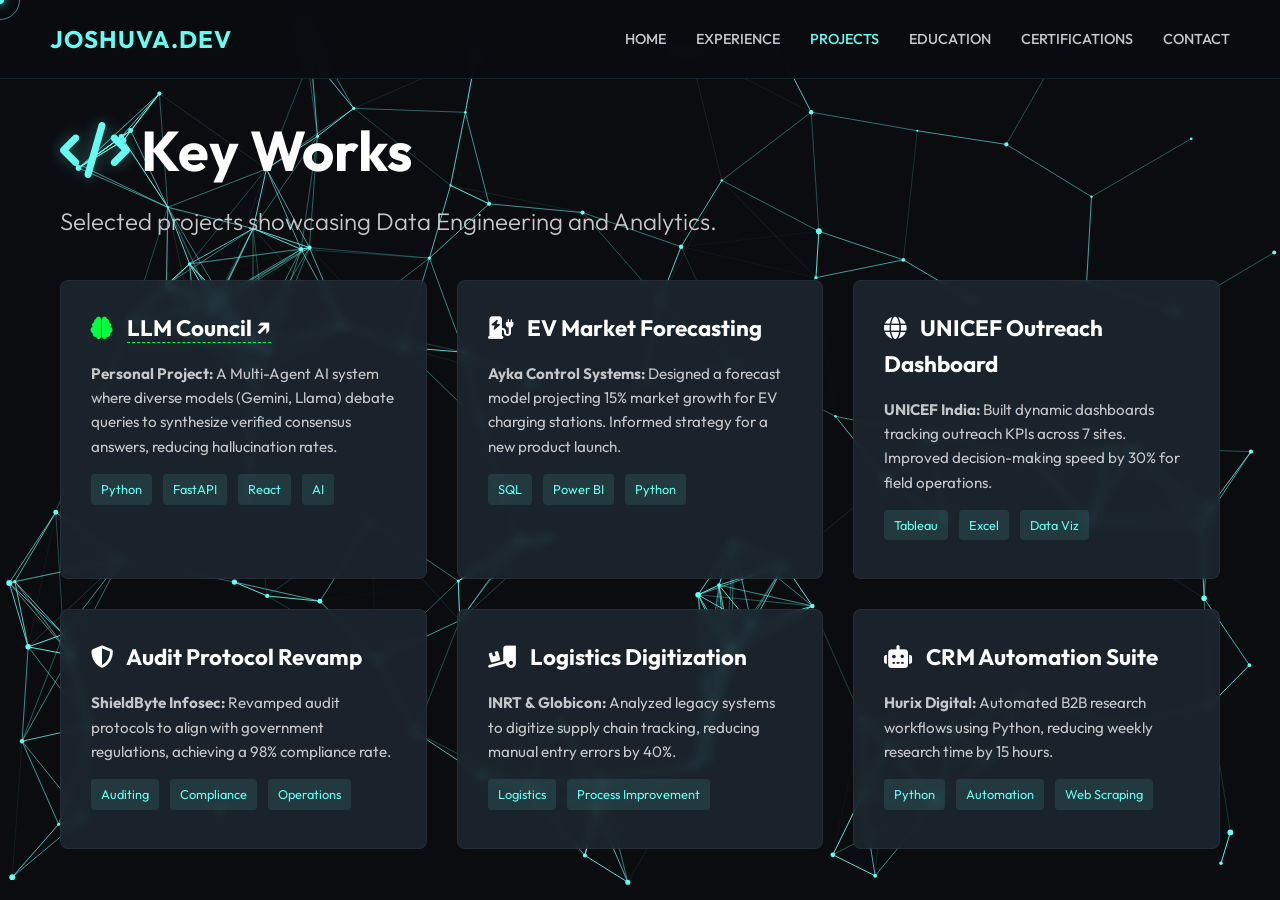
<file: projects.html>
<!DOCTYPE html>
<html lang="en">
<head>
    <meta charset="UTF-8">
    <meta name="viewport" content="width=device-width, initial-scale=1.0">
    <title>Projects | Joshuva Jeemon</title>
    <link rel="stylesheet" href="style.css">
    <link rel="stylesheet" href="https://cdnjs.cloudflare.com/ajax/libs/font-awesome/6.4.0/css/all.min.css">
    </head>
<body>
    <canvas id="fluid-canvas"></canvas>
    <nav>
        <a href="index.html" class="logo">JOSHUVA.DEV</a>
        <ul class="nav-links">
            <li><a href="index.html">Home</a></li>
            <li><a href="experience.html">Experience</a></li>
            <li><a href="projects.html" class="active">Projects</a></li>
            <li><a href="education.html">Education</a></li>
            <li><a href="certifications.html">Certifications</a></li>
            <li><a href="contact.html">Contact</a></li>
        </ul>
    </nav>
    <main>
        <h1><i class="fas fa-code"></i> Key Works</h1>
        <p class="subtitle">Selected projects showcasing Data Engineering and Analytics.</p>

        <div class="grid-container">
            
            <div class="card">
                <h3>
                    <i class="fas fa-brain" style="margin-right: 10px; color: #00ff41;"></i>
                    <a href="https://github.com/Joshuva1272/LLM-Council" target="_blank" style="text-decoration: none; color: inherit; border-bottom: 1px dashed #00ff41;">
                        LLM Council ↗
                    </a>
                </h3>
                <p><strong>Personal Project:</strong> A Multi-Agent AI system where diverse models (Gemini, Llama) debate queries to synthesize verified consensus answers, reducing hallucination rates.</p>
                <div class="tags">
                    <span>Python</span>
                    <span>FastAPI</span>
                    <span>React</span>
                    <span>AI</span>
                </div>
            </div>

            <div class="card">
                <h3><i class="fas fa-charging-station" style="margin-right: 10px;"></i> EV Market Forecasting</h3>
                <p><strong>Ayka Control Systems:</strong> Designed a forecast model projecting 15% market growth for EV charging stations. Informed strategy for a new product launch.</p>
                <div class="tags">
                    <span>SQL</span>
                    <span>Power BI</span>
                    <span>Python</span>
                </div>
            </div>

            <div class="card">
                <h3><i class="fas fa-globe" style="margin-right: 10px;"></i> UNICEF Outreach Dashboard</h3>
                <p><strong>UNICEF India:</strong> Built dynamic dashboards tracking outreach KPIs across 7 sites. Improved decision-making speed by 30% for field operations.</p>
                <div class="tags">
                    <span>Tableau</span>
                    <span>Excel</span>
                    <span>Data Viz</span>
                </div>
            </div>

            <div class="card">
                <h3><i class="fas fa-shield-alt" style="margin-right: 10px;"></i> Audit Protocol Revamp</h3>
                <p><strong>ShieldByte Infosec:</strong> Revamped audit protocols to align with government regulations, achieving a 98% compliance rate.</p>
                <div class="tags">
                    <span>Auditing</span>
                    <span>Compliance</span>
                    <span>Operations</span>
                </div>
            </div>

            <div class="card">
                <h3><i class="fas fa-truck-loading" style="margin-right: 10px;"></i> Logistics Digitization</h3>
                <p><strong>INRT & Globicon:</strong> Analyzed legacy systems to digitize supply chain tracking, reducing manual entry errors by 40%.</p>
                <div class="tags">
                    <span>Logistics</span>
                    <span>Process Improvement</span>
                </div>
            </div>

            <div class="card">
                <h3><i class="fas fa-robot" style="margin-right: 10px;"></i> CRM Automation Suite</h3>
                <p><strong>Hurix Digital:</strong> Automated B2B research workflows using Python, reducing weekly research time by 15 hours.</p>
                <div class="tags">
                    <span>Python</span>
                    <span>Automation</span>
                    <span>Web Scraping</span>
                </div>
            </div>

        </div>
    </main>
    <script src="script.js"></script>
</body>
</html>
</file>
<file: style.css>
/* Google Fonts */
@import url('https://fonts.googleapis.com/css2?family=Outfit:wght@300;400;700&display=swap');

:root {
    --bg-color: #0b0c10;
    --card-bg: rgba(31, 40, 51, 0.8);
    --text-primary: #ffffff;
    --text-secondary: #c5c6c7;
    --accent: #66fcf1; /* Electric Teal */
    --accent-dark: #45a29e;
    --transition: all 0.3s cubic-bezier(0.645, 0.045, 0.355, 1);
}

* {
    margin: 0;
    padding: 0;
    box-sizing: border-box;
    cursor: none !important; /* Hides default cursor everywhere */
}

/* --- Custom Cursor --- */
.cursor-dot {
    width: 8px;
    height: 8px;
    background-color: var(--accent);
    position: fixed;
    top: 0;
    left: 0;
    transform: translate(-50%, -50%);
    border-radius: 50%;
    z-index: 9999;
    pointer-events: none;
    box-shadow: 0 0 10px var(--accent);
}

.cursor-outline {
    width: 40px;
    height: 40px;
    border: 1px solid rgba(102, 252, 241, 0.5);
    position: fixed;
    top: 0;
    left: 0;
    transform: translate(-50%, -50%);
    border-radius: 50%;
    z-index: 9998;
    pointer-events: none;
    transition: width 0.2s, height 0.2s, background-color 0.2s;
}

body.hovering .cursor-outline {
    width: 60px;
    height: 60px;
    background-color: rgba(102, 252, 241, 0.1);
    border-color: var(--accent);
}

/* --- Canvas Background --- */
#fluid-canvas {
    position: fixed;
    top: 0;
    left: 0;
    width: 100%;
    height: 100%;
    z-index: -1; 
    background: #0b0c10; 
}

body {
    background-color: transparent;
    color: var(--text-primary);
    font-family: 'Outfit', sans-serif;
    line-height: 1.6;
    overflow-x: hidden;
}

/* --- Navigation --- */
nav {
    position: fixed;
    top: 0;
    width: 100%;
    padding: 20px 50px;
    display: flex;
    justify-content: space-between;
    align-items: center;
    background: rgba(11, 12, 16, 0.9);
    backdrop-filter: blur(10px);
    z-index: 1000;
    border-bottom: 1px solid rgba(102, 252, 241, 0.1);
}

.logo {
    font-size: 1.5rem;
    font-weight: 700;
    color: var(--accent);
    text-decoration: none;
    letter-spacing: 1px;
}

.nav-links {
    list-style: none;
    display: flex;
    gap: 30px;
}

.nav-links a {
    color: var(--text-secondary);
    text-decoration: none;
    font-size: 0.9rem;
    font-weight: 500;
    text-transform: uppercase;
    transition: var(--transition);
    position: relative;
}

.nav-links a:hover, .nav-links a.active {
    color: var(--accent);
}

.nav-links a::after {
    content: '';
    position: absolute;
    width: 0;
    height: 2px;
    bottom: -5px;
    left: 0;
    background-color: var(--accent);
    transition: var(--transition);
}

.nav-links a:hover::after {
    width: 100%;
}

/* --- Layout & Animation --- */
main {
    max-width: 1200px;
    margin: 120px auto 50px;
    padding: 0 20px;
    opacity: 0;
    transform: translateY(20px);
    animation: fadeInUp 0.8s forwards;
}

@keyframes fadeInUp {
    to { opacity: 1; transform: translateY(0); }
}

h1 { font-size: 3.5rem; margin-bottom: 20px; line-height: 1.1; }
h2 { font-size: 2rem; margin-bottom: 30px; color: var(--accent); border-left: 4px solid var(--accent); padding-left: 15px; }
.subtitle { font-size: 1.5rem; color: var(--text-secondary); margin-bottom: 40px; font-weight: 300; }

.btn {
    display: inline-block;
    padding: 12px 30px;
    background: transparent;
    border: 1px solid var(--accent);
    color: var(--accent);
    text-decoration: none;
    font-weight: 600;
    margin-top: 20px;
    transition: var(--transition);
    cursor: pointer;
}
.btn:hover {
    background: rgba(102, 252, 241, 0.1);
    transform: translateY(-3px);
    box-shadow: 0 10px 20px -10px rgba(102, 252, 241, 0.4);
}

.grid-container {
    display: grid;
    grid-template-columns: repeat(auto-fit, minmax(300px, 1fr));
    gap: 30px;
}

.card {
    background-color: var(--card-bg);
    padding: 30px;
    border-radius: 8px;
    transition: var(--transition);
    border: 1px solid rgba(255,255,255,0.05);
    backdrop-filter: blur(5px);
}
.card:hover {
    transform: translateY(-10px);
    border-color: var(--accent);
    box-shadow: 0 10px 30px -15px rgba(0,0,0,0.5);
}
.card h3 { font-size: 1.4rem; margin-bottom: 15px; color: var(--text-primary); }
.card p { color: var(--text-secondary); font-size: 0.95rem; margin-bottom: 15px; }

.tags span {
    display: inline-block;
    font-size: 0.8rem;
    background: rgba(102, 252, 241, 0.1);
    color: var(--accent);
    padding: 5px 10px;
    margin-right: 8px;
    margin-bottom: 8px;
    border-radius: 4px;
}

/* --- Timeline --- */
.timeline-item { border-left: 2px solid rgba(102, 252, 241, 0.2); padding-left: 30px; margin-bottom: 40px; position: relative; }
.timeline-item::before { content: ''; position: absolute; left: -6px; top: 0; width: 10px; height: 10px; background: var(--accent); border-radius: 50%; box-shadow: 0 0 10px var(--accent); }
.timeline-date { font-size: 0.9rem; color: var(--accent); margin-bottom: 5px; display: block; font-family: monospace; }
.timeline-role { font-size: 1.5rem; font-weight: 700; }
.timeline-company { font-size: 1.1rem; color: var(--text-secondary); margin-bottom: 15px; font-style: italic; }
.jd-list { margin-top: 15px; padding-left: 18px; color: var(--text-secondary); font-size: 0.9rem; }
.jd-list li { margin-bottom: 8px; }

#internship-section { display: none; margin-top: 50px; animation: fadeIn 0.5s ease-in-out; }
.toggle-btn-container { text-align: center; margin: 60px 0; border-top: 1px solid rgba(255,255,255,0.1); padding-top: 40px; }
@keyframes fadeIn { from { opacity: 0; transform: translateY(10px); } to { opacity: 1; transform: translateY(0); } }

.contact-container { display: grid; grid-template-columns: 1fr 1fr; gap: 50px; }
.form-group { margin-bottom: 20px; }
input, textarea { width: 100%; padding: 15px; background: var(--card-bg); border: 1px solid #333; color: white; font-family: inherit; border-radius: 4px; }
input:focus, textarea:focus { outline: none; border-color: var(--accent); }

/* --- DASHBOARD COMMAND CENTER --- */
.dashboard-section {
    margin-top: 60px;
    margin-bottom: 80px;
    border: 1px solid rgba(102, 252, 241, 0.1);
    background: rgba(11, 12, 16, 0.6);
    padding: 30px;
    border-radius: 12px;
}

.dashboard-header {
    display: flex;
    justify-content: space-between;
    align-items: center;
    margin-bottom: 30px;
    border-bottom: 1px solid rgba(255,255,255,0.1);
    padding-bottom: 15px;
}
.dashboard-header h2 { margin: 0; border: none; padding: 0; font-size: 1.8rem; }

.live-indicator {
    display: flex;
    align-items: center;
    gap: 10px;
    color: var(--accent);
    font-family: monospace;
    font-size: 0.9rem;
    background: rgba(102, 252, 241, 0.1);
    padding: 5px 15px;
    border-radius: 20px;
}

.blink-dot { width: 8px; height: 8px; background-color: var(--accent); border-radius: 50%; animation: blink 1.5s infinite; }
@keyframes blink { 0% { opacity: 1; } 50% { opacity: 0.3; } 100% { opacity: 1; } }

.kpi-grid { display: grid; grid-template-columns: repeat(auto-fit, minmax(200px, 1fr)); gap: 20px; margin-bottom: 40px; }
.kpi-card { background: rgba(255, 255, 255, 0.03); padding: 20px; border-radius: 8px; display: flex; align-items: center; gap: 15px; border: 1px solid rgba(255,255,255,0.05); }
.kpi-icon { font-size: 2rem; background: rgba(102, 252, 241, 0.1); width: 50px; height: 50px; display: flex; align-items: center; justify-content: center; border-radius: 50%; color: var(--accent); }
.kpi-content h3 { font-size: 0.8rem; color: var(--text-secondary); margin: 0; text-transform: uppercase; letter-spacing: 1px; }
.kpi-content p { font-size: 1.5rem; color: #fff; font-weight: 700; margin: 0; }

.dashboard-grid { display: grid; grid-template-columns: repeat(auto-fit, minmax(320px, 1fr)); gap: 30px; }
.chart-card { background-color: var(--card-bg); padding: 20px; border-radius: 8px; border: 1px solid rgba(255,255,255,0.05); height: 380px; display: flex; flex-direction: column; }
.chart-card h3 { text-align: center; font-size: 1.1rem; color: var(--text-secondary); margin-bottom: 15px; border-bottom: 1px solid rgba(255,255,255,0.05); padding-bottom: 10px; }
.canvas-container { position: relative; width: 100%; flex-grow: 1; min-height: 0; }

/* --- ICONS & ANIMATION --- */
i[class^="ri-"] { vertical-align: middle; margin-right: 8px; position: relative; top: -2px; }
h1 i { color: var(--accent); text-shadow: 0 0 15px rgba(102, 252, 241, 0.4); }
.timeline-role i { color: var(--accent); font-size: 1.2rem; }
#hacker-text { font-family: 'Courier New', monospace; cursor: pointer; }
#hacker-text:hover { color: var(--accent); text-shadow: 0 0 10px var(--accent); }

@media (max-width: 768px) {
    h1 { font-size: 2.5rem; }
    .nav-links { display: none; }
    .contact-container { grid-template-columns: 1fr; }
    * { cursor: auto !important; }
    .cursor-dot, .cursor-outline { display: none; }
}

/* --- FIX: KPI ICON ALIGNMENT --- */
.kpi-icon i {
    /* This overrides the global settings to center the icon perfectly */
    margin-right: 0 !important;
    top: 0 !important;
    vertical-align: middle;
    line-height: 1;
    display: flex;
    align-items: center;
    justify-content: center;
}

.kpi-card {
    /* Ensures the icon circle and the text block align vertically */
    align-items: center; 
}

.kpi-content {
    /* Ensures the text lines are tight and centered */
    display: flex;
    flex-direction: column;
    justify-content: center;
    line-height: 1.2;
}
</file>
